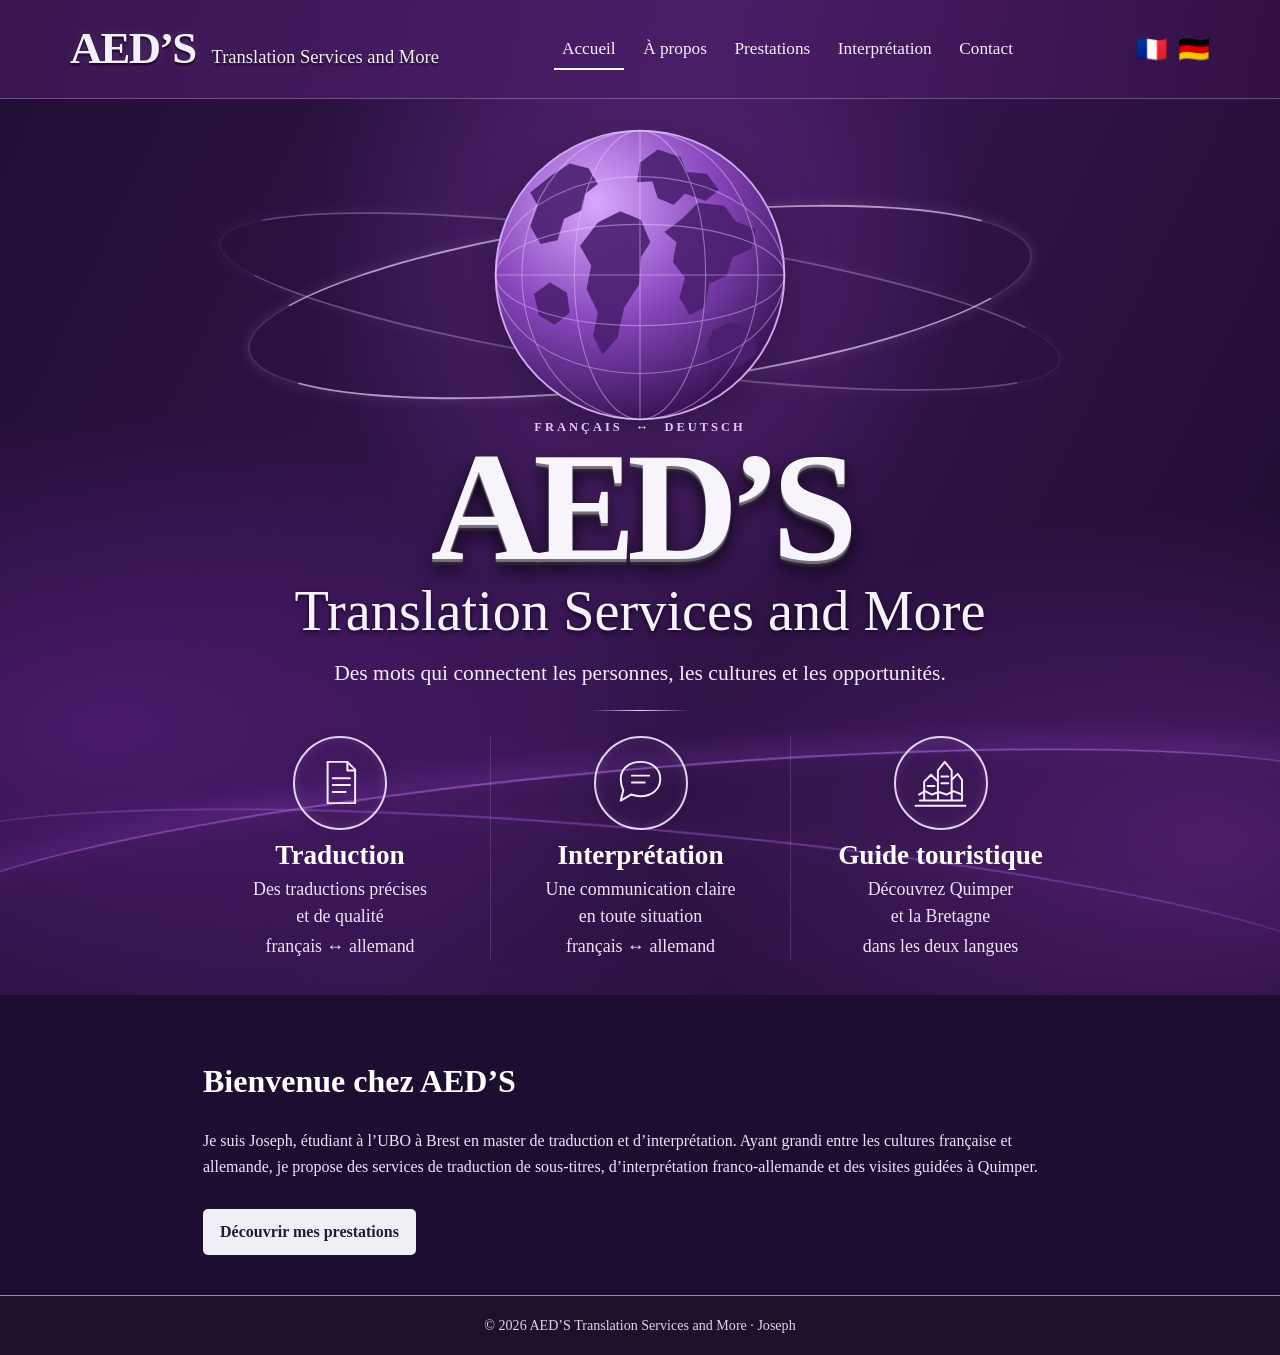
<file: index.html>
<!doctype html>
<html lang="fr">
<head>
  <meta charset="utf-8">
  <meta name="viewport" content="width=device-width, initial-scale=1">
  <meta name="theme-color" content="#28113f">
  <meta name="description" content="AED’S Translation Services and More : traduction, interprétation franco-allemande et visites guidées à Quimper.">
  <title>AED’S Translation Services and More | Accueil</title>
  <link rel="stylesheet" href="style.css">
</head>
<body class="homepage">
  <header class="home-header">
    <a class="logo" href="index.html" aria-label="AED’S, accueil">AED’S <span>Translation Services and More</span></a>
    <nav aria-label="Navigation principale">
      <a class="active" href="index.html">Accueil</a>
      <a href="about.html">À propos</a>
      <a href="services.html">Prestations</a>
      <a href="services.html#interpretation">Interprétation</a>
      <a href="contact.html">Contact</a>
    </nav>
    <div class="language-flags" aria-label="Langues proposées">
      <span title="Français" aria-label="Français">🇫🇷</span>
      <span title="Allemand" aria-label="Allemand">🇩🇪</span>
    </div>
  </header>

  <main>
    <section class="home-hero">
      <div class="hero-orbit orbit-one"></div>
      <div class="hero-orbit orbit-two"></div>
      <div class="hero-globe" aria-hidden="true">
        <div class="globe-grid"></div>
        <svg viewBox="0 0 320 320" role="presentation" aria-hidden="true">
          <defs>
            <clipPath id="globe-clip"><circle cx="160" cy="160" r="154"/></clipPath>
            <radialGradient id="globe-shade" cx="35%" cy="25%" r="80%">
              <stop offset="0%" stop-color="#d9a7ff"/>
              <stop offset="52%" stop-color="#8745bb"/>
              <stop offset="100%" stop-color="#32104f"/>
            </radialGradient>
          </defs>
          <circle cx="160" cy="160" r="154" fill="url(#globe-shade)" stroke="#cfa8ed" stroke-width="2"/>
          <g clip-path="url(#globe-clip)" fill="#4b206f" opacity=".9">
            <path d="M65 54l20-13 20 5 10 17-13 10-4 18-19 9-7 23-18 4-11-19 8-22-8-14z"/>
            <path d="M115 104l24-12 22 9 10 24-10 16-2 29-16 25-7 32-16 18-10-20 5-25-12-25 5-25-12-21z"/>
            <path d="M160 40l19-14 24 8 7 16 21 2 13 17-14 12-22-8-12 12-17-7-6-18-16 1z"/>
            <path d="M205 100l17-17 28 3 12 17 21 8-4 21-20 9-7 20-18 8-5 25-16 9-11-19 6-21-13-17 4-21-13-11z"/>
            <path d="M238 219l19-9 24 12 3 22-20 15-25-8-8-16z"/>
            <path d="M47 180l17-12 18 11 3 21-16 13-17-10z"/>
          </g>
          <g fill="none" stroke="#e8cfff" stroke-width="1.2" opacity=".45">
            <ellipse cx="160" cy="160" rx="70" ry="154"/>
            <ellipse cx="160" cy="160" rx="126" ry="154"/>
            <ellipse cx="160" cy="160" rx="154" ry="54"/>
            <ellipse cx="160" cy="160" rx="154" ry="105"/>
            <path d="M6 160h308M160 6v308"/>
          </g>
        </svg>
      </div>

      <div class="hero-brand">
        <p class="eyebrow">Français <span>↔</span> Deutsch</p>
        <h1>AED’S</h1>
        <p class="hero-subtitle">Translation Services and More</p>
        <p class="hero-tagline">Des mots qui connectent les personnes, les cultures et les opportunités.</p>
        <span class="hero-rule" aria-hidden="true"></span>
      </div>

      <div class="home-services" aria-label="Nos services">
        <a class="home-service" href="services.html">
          <span class="service-icon" aria-hidden="true">
            <svg viewBox="0 0 64 64"><path d="M17 8h23l9 9v39H17z"/><path d="M40 8v10h9M23 27h20M23 35h20M23 43h15"/></svg>
          </span>
          <h2>Traduction</h2>
          <p>Des traductions précises<br>et de qualité</p>
          <span class="language-pair">français ↔ allemand</span>
        </a>
        <a class="home-service" href="services.html#interpretation">
          <span class="service-icon" aria-hidden="true">
            <svg viewBox="0 0 64 64"><path d="M9 28c0-12 10-20 23-20s23 8 23 20-10 20-23 20c-4 0-8-1-11-2L9 53l3-12c-2-4-3-8-3-13z"/><path d="M22 24h20M22 32h15"/></svg>
          </span>
          <h2>Interprétation</h2>
          <p>Une communication claire<br>en toute situation</p>
          <span class="language-pair">français ↔ allemand</span>
        </a>
        <a class="home-service" href="services.html">
          <span class="service-icon" aria-hidden="true">
            <svg viewBox="0 0 64 64"><path d="M8 53h48M13 53V31l8-8 8 8v22M29 53V18l8-10 8 10v35M45 53V29l7-7 5 7v24"/><path d="M17 36h8M33 25h8M33 33h8M3 59h58M7 46l7-4 8 4 8-3 9 3 8-4 10 4"/></svg>
          </span>
          <h2>Guide touristique</h2>
          <p>Découvrez Quimper<br>et la Bretagne</p>
          <span class="language-pair">dans les deux langues</span>
        </a>
      </div>
    </section>

    <section class="section home-intro">
      <h2>Bienvenue chez AED’S</h2>
      <p>Je suis Joseph, étudiant à l’UBO à Brest en master de traduction et d’interprétation. Ayant grandi entre les cultures française et allemande, je propose des services de traduction de sous-titres, d’interprétation franco-allemande et des visites guidées à Quimper.</p>
      <a class="button" href="services.html">Découvrir mes prestations</a>
    </section>
  </main>
  <footer>© 2026 AED’S Translation Services and More · Joseph</footer>
</body>
</html>
</file>
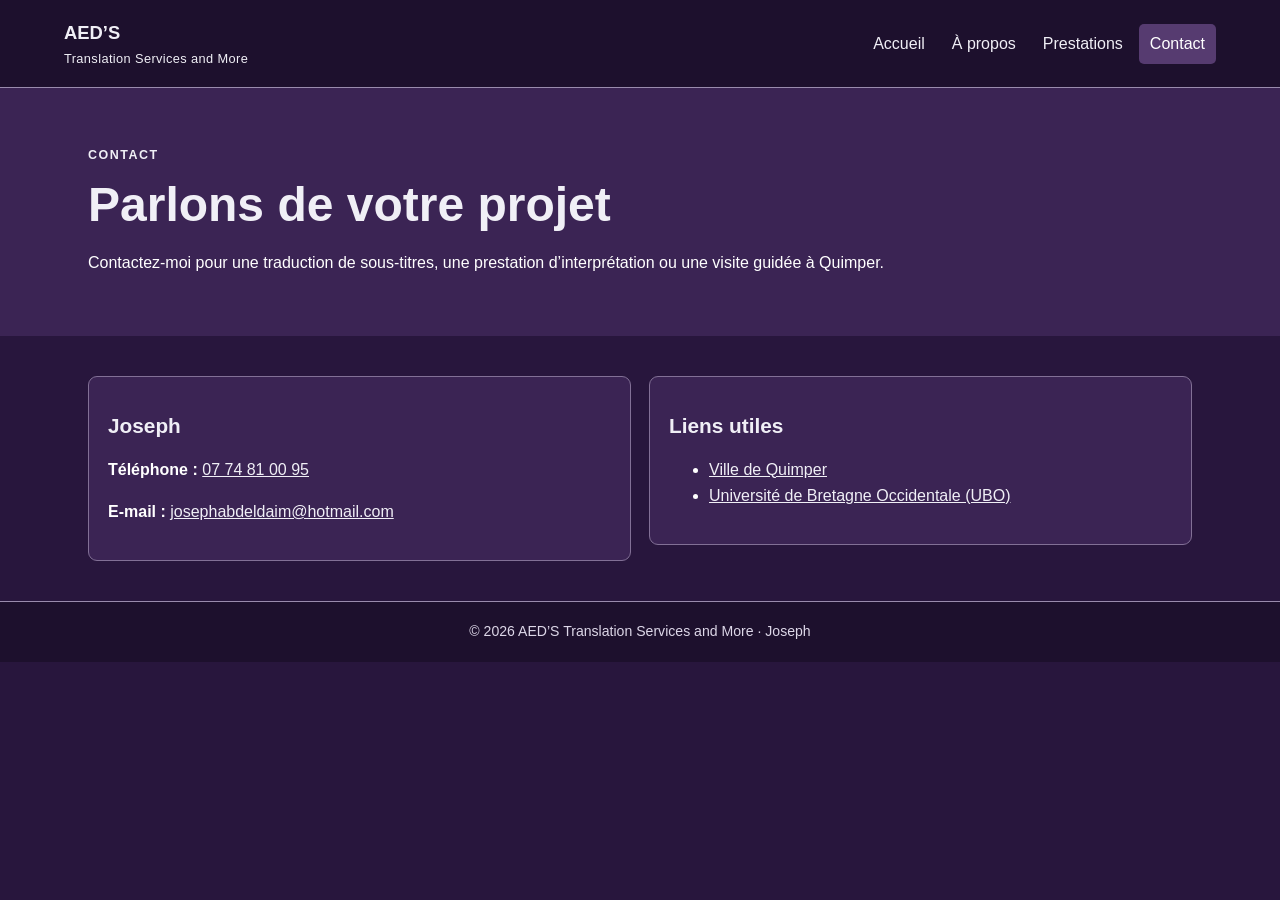
<file: contact.html>
<!doctype html>
<html lang="fr"><head><meta charset="utf-8"><meta name="viewport" content="width=device-width, initial-scale=1"><title>AED’S Translation Services and More | Contact</title><link rel="stylesheet" href="style.css"></head>
<body><header><a class="logo" href="index.html">AED’S <span>Translation Services and More</span></a><nav><a href="index.html">Accueil</a><a href="about.html">À propos</a><a href="services.html">Prestations</a><a class="active" href="contact.html">Contact</a></nav></header>
<main><section class="page-hero"><p class="eyebrow">Contact</p><h1>Parlons de votre projet</h1><p>Contactez-moi pour une traduction de sous-titres, une prestation d’interprétation ou une visite guidée à Quimper.</p></section><section class="contact-layout section"><article class="card"><h2>Joseph</h2><p><strong>Téléphone :</strong> <a href="tel:0774810095">07 74 81 00 95</a></p><p><strong>E-mail :</strong> <a href="mailto:josephabdeldaim@hotmail.com">josephabdeldaim@hotmail.com</a></p></article><article class="card"><h2>Liens utiles</h2><ul><li><a href="https://www.quimper.bzh/" target="_blank" rel="noopener noreferrer">Ville de Quimper</a></li><li><a href="https://www.univ-brest.fr/" target="_blank" rel="noopener noreferrer">Université de Bretagne Occidentale (UBO)</a></li></ul></article></section></main><footer>© 2026 AED’S Translation Services and More · Joseph</footer></body></html>
</file>
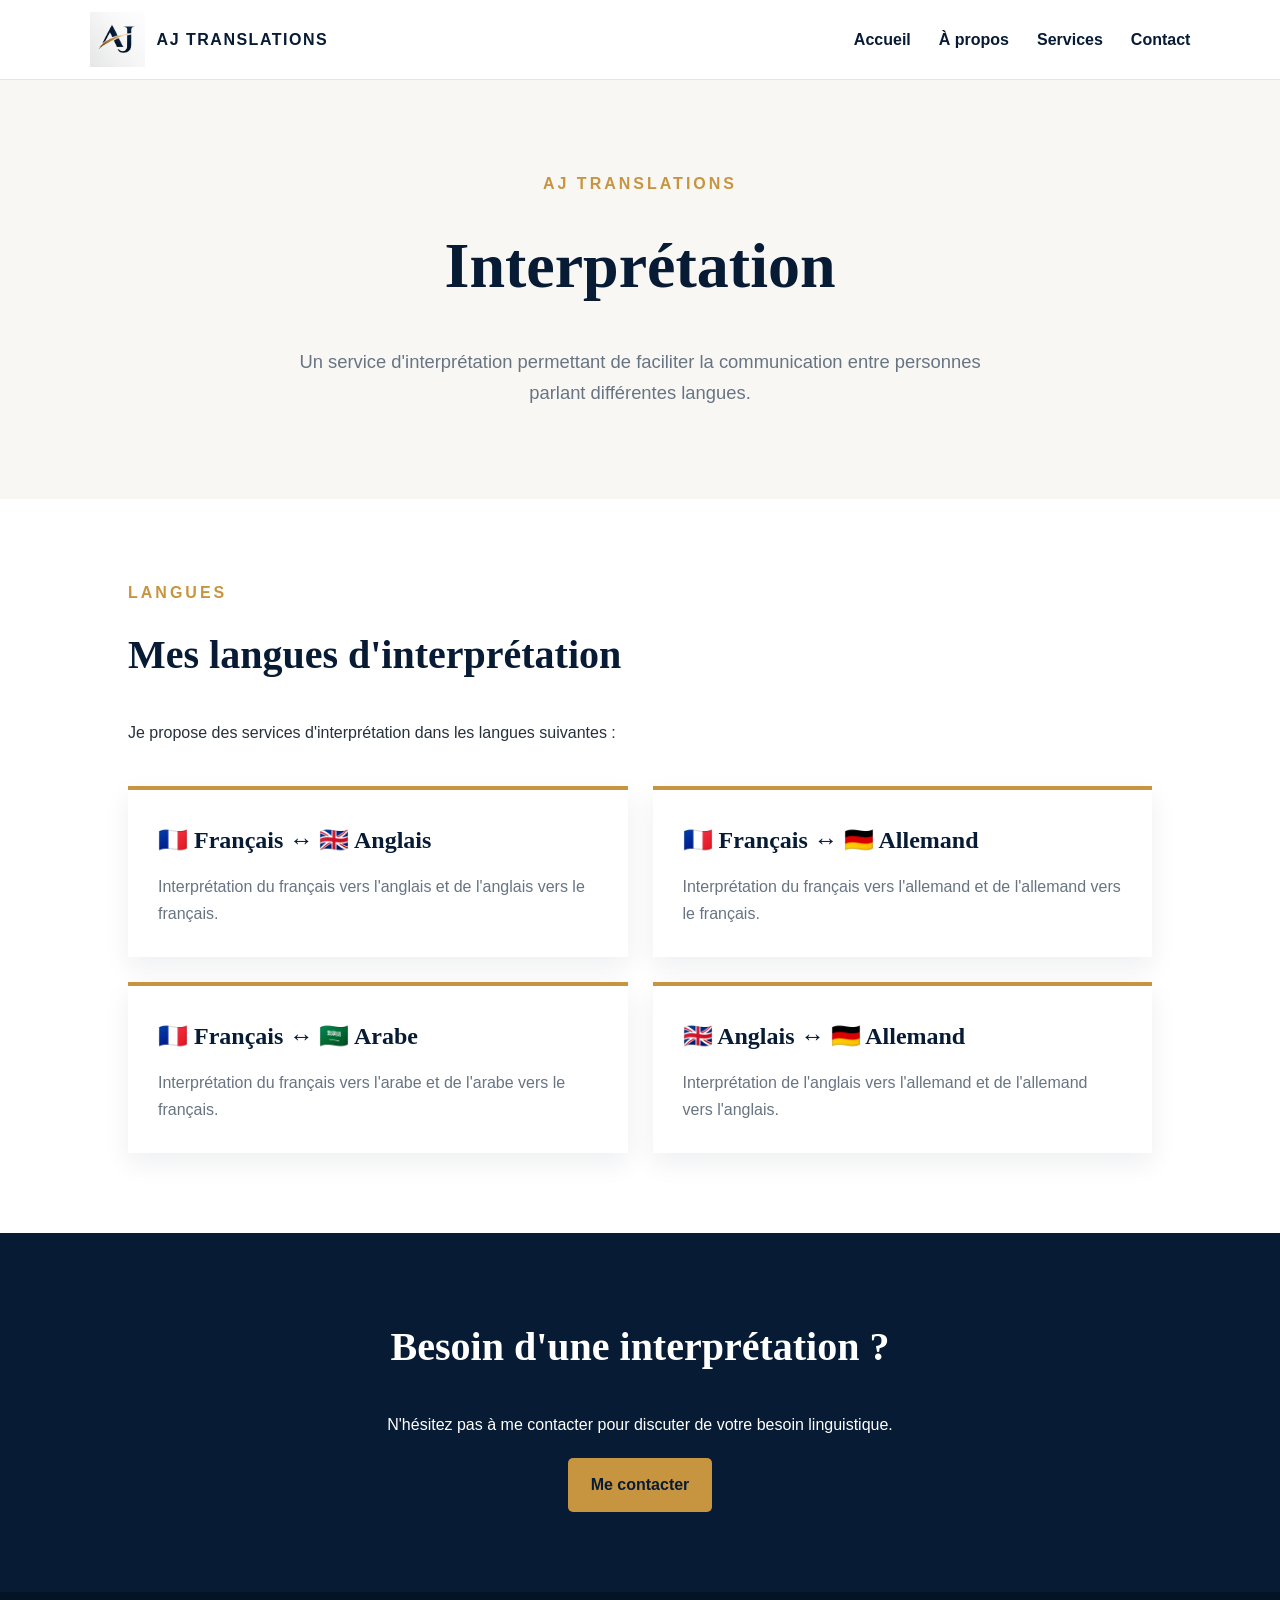
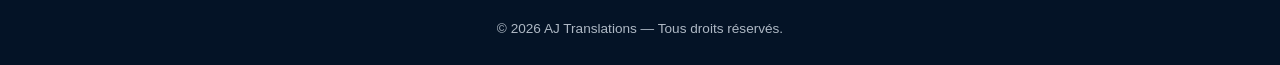
<file: interpretation.html>
<!DOCTYPE html>
<html lang="fr">

<head>
<meta charset="UTF-8">
<meta name="viewport" content="width=device-width, initial-scale=1.0">

<title>Interprétation | AJ Translations</title>

<style>

* {
    box-sizing: border-box;
    margin: 0;
    padding: 0;
}

body {
    font-family: Arial, sans-serif;
    color: #26313d;
    background: white;
    line-height: 1.7;
}

header {
    display: flex;
    justify-content: space-between;
    align-items: center;
    padding: 12px 7%;
    background: white;
    border-bottom: 1px solid #e5e5e5;
}

.logo {
    display: flex;
    align-items: center;
    gap: 12px;
    color: #071b35;
    text-decoration: none;
    font-weight: bold;
    letter-spacing: 1.5px;
}

.logo img {
    width: 55px;
    height: 55px;
    object-fit: contain;
}

nav {
    display: flex;
    gap: 28px;
}

nav a {
    color: #071b35;
    text-decoration: none;
    font-weight: bold;
}

nav a:hover {
    color: #c7953f;
}

.hero {
    background: #f8f7f4;
    padding: 90px 10%;
    text-align: center;
}

.small-title {
    color: #c7953f;
    font-weight: bold;
    letter-spacing: 3px;
    margin-bottom: 15px;
}

h1 {
    color: #071b35;
    font-family: Georgia, serif;
    font-size: 4rem;
    margin-bottom: 25px;
}

.intro {
    color: #687482;
    font-size: 1.15rem;
    max-width: 700px;
    margin: auto;
}

section {
    padding: 80px 10%;
}

h2 {
    color: #071b35;
    font-family: Georgia, serif;
    font-size: 2.5rem;
    margin-bottom: 30px;
}

.languages {
    display: grid;
    grid-template-columns: repeat(2, 1fr);
    gap: 25px;
    margin-top: 40px;
}

.language {
    background: white;
    padding: 30px;
    border-top: 4px solid #c7953f;
    box-shadow: 0 10px 25px rgba(7, 27, 53, 0.07);
}

.language h3 {
    color: #071b35;
    font-family: Georgia, serif;
    font-size: 1.5rem;
    margin-bottom: 12px;
}

.language p {
    color: #687482;
}

.contact {
    background: #071b35;
    color: white;
    text-align: center;
}

.contact h2 {
    color: white;
}

.button {
    display: inline-block;
    padding: 13px 23px;
    margin-top: 20px;
    border-radius: 5px;
    text-decoration: none;
    font-weight: bold;
    background: #c7953f;
    color: #071b35;
}

footer {
    text-align: center;
    padding: 25px;
    background: #041326;
    color: #aeb8c4;
    font-size: 0.85rem;
}

@media (max-width: 800px) {

    header {
        flex-direction: column;
        gap: 10px;
    }

    nav {
        gap: 15px;
        flex-wrap: wrap;
        justify-content: center;
    }

    h1 {
        font-size: 2.8rem;
    }

    .languages {
        grid-template-columns: 1fr;
    }
}

</style>
</head>


<body>

<header>

<a href="index.html" class="logo">
    <img src="AJlogo.png" alt="Logo AJ Translations">
    <span>AJ TRANSLATIONS</span>
</a>

<nav>
    <a href="index.html">Accueil</a>
    <a href="index.html#apropos">À propos</a>
    <a href="index.html#services">Services</a>
    <a href="index.html#contact">Contact</a>
</nav>

</header>


<main>

<section class="hero">

<p class="small-title">AJ TRANSLATIONS</p>

<h1>Interprétation</h1>

<p class="intro">
Un service d'interprétation permettant de faciliter
la communication entre personnes parlant différentes langues.
</p>

</section>


<section>

<p class="small-title">LANGUES</p>

<h2>Mes langues d'interprétation</h2>

<p>
Je propose des services d'interprétation dans les langues suivantes :
</p>


<div class="languages">

<div class="language">

<h3>🇫🇷 Français ↔ 🇬🇧 Anglais</h3>

<p>
Interprétation du français vers l'anglais
et de l'anglais vers le français.
</p>

</div>


<div class="language">

<h3>🇫🇷 Français ↔ 🇩🇪 Allemand</h3>

<p>
Interprétation du français vers l'allemand
et de l'allemand vers le français.
</p>

</div>


<div class="language">

<h3>🇫🇷 Français ↔ 🇸🇦 Arabe</h3>

<p>
Interprétation du français vers l'arabe
et de l'arabe vers le français.
</p>

</div>


<div class="language">

<h3>🇬🇧 Anglais ↔ 🇩🇪 Allemand</h3>

<p>
Interprétation de l'anglais vers l'allemand
et de l'allemand vers l'anglais.
</p>

</div>

</div>

</section>


<section class="contact">

<h2>Besoin d'une interprétation ?</h2>

<p>
N'hésitez pas à me contacter pour discuter
de votre besoin linguistique.
</p>

<a href="index.html#contact" class="button">
Me contacter
</a>

</section>

</main>


<footer>

© 2026 AJ Translations — Tous droits réservés.

</footer>

</body>
</html>
</file>
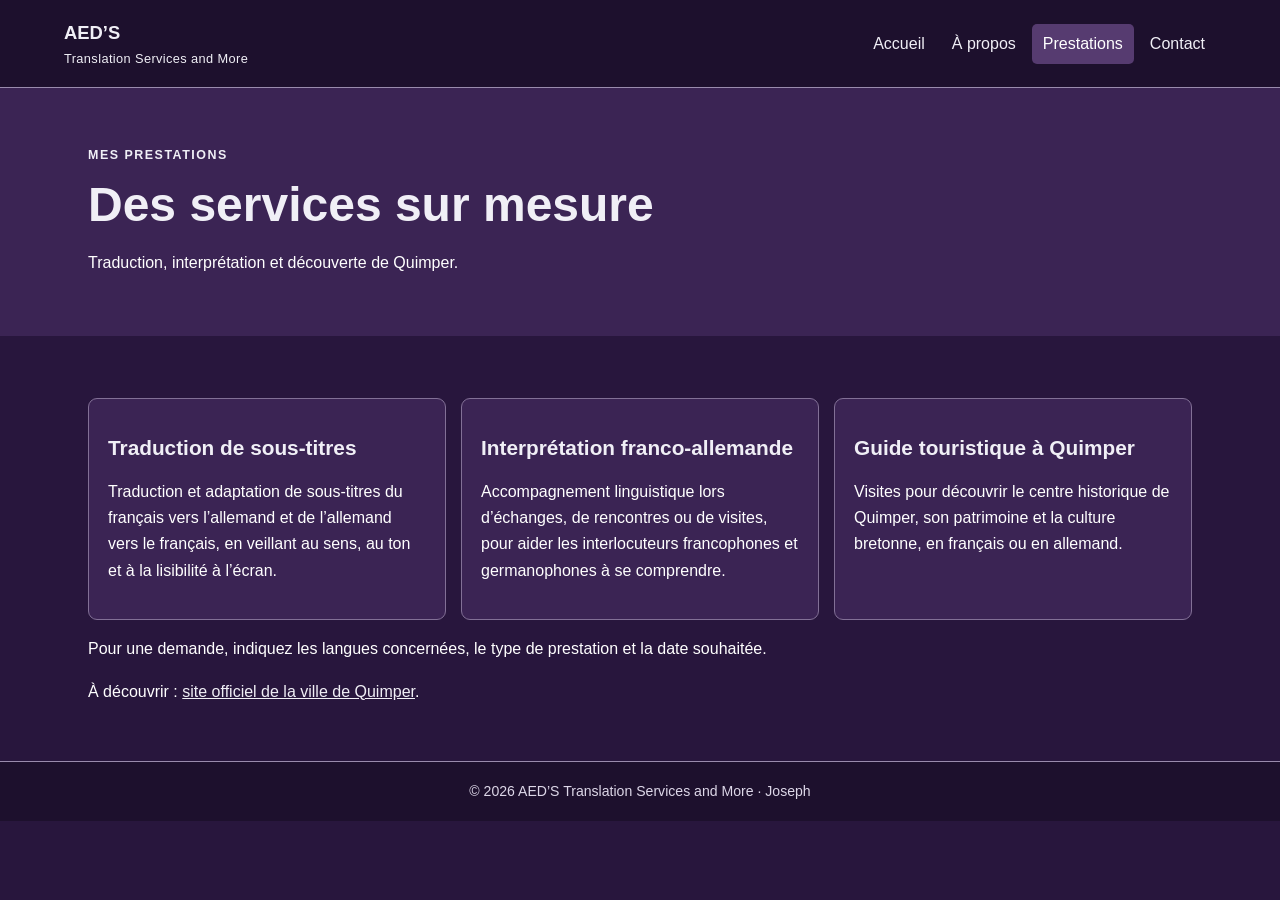
<file: services.html>
<!doctype html>
<html lang="fr"><head><meta charset="utf-8"><meta name="viewport" content="width=device-width, initial-scale=1"><title>AED’S Translation Services and More | Prestations</title><link rel="stylesheet" href="style.css"></head>
<body><header><a class="logo" href="index.html">AED’S <span>Translation Services and More</span></a><nav><a href="index.html">Accueil</a><a href="about.html">À propos</a><a class="active" href="services.html">Prestations</a><a href="contact.html">Contact</a></nav></header>
<main><section class="page-hero"><p class="eyebrow">Mes prestations</p><h1>Des services sur mesure</h1><p>Traduction, interprétation et découverte de Quimper.</p></section><section class="section"><div class="cards"><article class="card"><h2>Traduction de sous-titres</h2><p>Traduction et adaptation de sous-titres du français vers l’allemand et de l’allemand vers le français, en veillant au sens, au ton et à la lisibilité à l’écran.</p></article><article class="card"><h2>Interprétation franco-allemande</h2><p>Accompagnement linguistique lors d’échanges, de rencontres ou de visites, pour aider les interlocuteurs francophones et germanophones à se comprendre.</p></article><article class="card"><h2>Guide touristique à Quimper</h2><p>Visites pour découvrir le centre historique de Quimper, son patrimoine et la culture bretonne, en français ou en allemand.</p></article></div><p>Pour une demande, indiquez les langues concernées, le type de prestation et la date souhaitée.</p><p>À découvrir : <a href="https://www.quimper.bzh/" target="_blank" rel="noopener noreferrer">site officiel de la ville de Quimper</a>.</p></section></main><footer>© 2026 AED’S Translation Services and More · Joseph</footer></body></html>
</file>
<file: style.css>
/* Design simple : fond violet et écriture argent clair */
:root{--violet:#28163d;--violet2:#3b2454;--violet3:#563b70;--argent:#f0eff6;--argent2:#ddd7e8;--texte:#fff}
*{box-sizing:border-box}body{margin:0;font-family:Arial,Helvetica,sans-serif;line-height:1.65;background:var(--violet);color:var(--texte)}a{color:var(--argent)}a:hover{color:#fff}
header{display:flex;justify-content:space-between;align-items:center;gap:20px;padding:18px clamp(18px,5vw,64px);background:#1d102d;border-bottom:1px solid #9a8bad;flex-wrap:wrap}
.logo{font-size:1.15rem;font-weight:bold;text-decoration:none;color:var(--argent)}.logo span{display:block;font-size:.8rem;font-weight:normal;letter-spacing:.03em}
nav{display:flex;gap:5px;flex-wrap:wrap}nav a{text-decoration:none;color:var(--argent);padding:7px 11px;border-radius:5px}nav a:hover,nav a.active{background:var(--violet3);color:#fff}
.hero{display:block;max-width:1100px;margin:0 auto;padding:50px clamp(18px,7vw,88px);background:var(--violet2)}.hero h1,.page-hero h1{color:var(--argent);font-size:clamp(2rem,4.5vw,3.4rem);line-height:1.12;margin:8px 0 18px}.hero img,.split img{width:100%;display:block;object-fit:cover;border-radius:9px}.hero img{max-height:380px}.eyebrow{color:var(--argent);text-transform:uppercase;letter-spacing:.12em;font-size:.78rem;font-weight:bold}
.button{display:inline-block;margin-top:12px;padding:10px 17px;background:var(--argent);color:var(--violet);border-radius:5px;text-decoration:none;font-weight:bold}.button:hover{background:#fff;color:var(--violet)}
.section{padding:40px clamp(18px,7vw,88px)}h2,h3{color:var(--argent);line-height:1.25}h2{font-size:clamp(1.4rem,2.7vw,2rem)}
.cards{display:grid;grid-template-columns:repeat(3,1fr);gap:15px;margin-top:22px}.card{background:var(--violet2);border:1px solid #827096;border-radius:9px;padding:19px}.card h3{margin-top:0}.card h2{font-size:1.3rem}
.page-hero{padding:44px clamp(18px,7vw,88px);background:var(--violet2)}.page-hero h1{font-size:clamp(2rem,4vw,3rem)}.split{display:grid;grid-template-columns:1fr 1fr;gap:30px;align-items:center}.split img{max-height:360px}.contact-layout{display:grid;grid-template-columns:1fr 1fr;gap:18px;align-items:start}
footer{padding:18px;text-align:center;background:#1d102d;border-top:1px solid #9a8bad;color:var(--argent2);font-size:.88rem}
@media(max-width:760px){.hero,.split,.contact-layout,.cards{grid-template-columns:1fr}header{align-items:flex-start}nav{width:100%}}


/* --- Accueil AED'S : styles isolés pour ne pas modifier les autres pages --- */
body.homepage {
  --home-purple: #1d0d30;
  --home-purple-mid: #35144f;
  --home-purple-light: #6d3690;
  margin: 0;
  background: #1d0d30;
  color: #f8f4ff;
  font-family: Georgia, "Times New Roman", serif;
}
.homepage .home-header {
  position: relative;
  z-index: 5;
  display: flex;
  align-items: center;
  justify-content: space-between;
  gap: 18px;
  padding: 12px clamp(18px, 5.8vw, 70px);
  background: linear-gradient(100deg, #38154f, #4b1e68 55%, #321044);
  border-bottom: 1px solid rgba(224, 192, 255, .32);
}
.homepage .logo {
  display: flex;
  align-items: baseline;
  gap: 16px;
  flex-shrink: 0;
  color: #f4f0fa;
  font-family: Georgia, "Times New Roman", serif;
  font-size: clamp(1.8rem, 3.5vw, 3.1rem);
  letter-spacing: -.04em;
  font-weight: 700;
  text-shadow: 0 2px 2px #110719, 0 0 12px rgba(255,255,255,.12);
}
.homepage .logo span {
  display: inline;
  font-size: clamp(.75rem, 1.45vw, 1.25rem);
  letter-spacing: 0;
  white-space: nowrap;
}
.homepage .home-header nav {
  display: flex;
  align-items: center;
  justify-content: center;
  gap: clamp(2px, .9vw, 15px);
}
.homepage .home-header nav a {
  padding: 7px 8px;
  border-radius: 0;
  color: #f6efff;
  font-size: clamp(.8rem, 1.35vw, 1.1rem);
  white-space: nowrap;
  text-decoration: none;
  background: transparent;
}
.homepage .home-header nav a:hover,
.homepage .home-header nav a.active {
  background: transparent;
  box-shadow: inset 0 -2px #fff;
}
.homepage .language-flags {
  display: flex;
  gap: 10px;
  font-family: sans-serif;
  font-size: clamp(1.25rem, 2vw, 1.75rem);
  white-space: nowrap;
}
.homepage .home-hero {
  min-height: 690px;
  position: relative;
  isolation: isolate;
  overflow: hidden;
  padding: 26px 22px 34px;
  text-align: center;
  background:
    radial-gradient(ellipse at 50% 15%, rgba(117, 52, 157, .55), transparent 37%),
    radial-gradient(ellipse at 8% 70%, rgba(102, 35, 143, .52), transparent 35%),
    radial-gradient(ellipse at 95% 83%, rgba(115, 43, 153, .55), transparent 32%),
    linear-gradient(115deg, #210e36 0%, #35154e 48%, #1c0b2d 100%);
}
.homepage .home-hero::before,
.homepage .home-hero::after {
  content: "";
  position: absolute;
  z-index: -1;
  left: -8%;
  width: 116%;
  height: 190px;
  border-top: 2px solid rgba(201, 126, 255, .5);
  border-radius: 50%;
  transform: rotate(-5deg);
  filter: drop-shadow(0 0 10px rgba(188, 93, 255, .55));
}
.homepage .home-hero::before { bottom: 35px; box-shadow: 0 -14px 24px rgba(142, 63, 197, .14); }
.homepage .home-hero::after { bottom: -25px; transform: rotate(5deg); border-color: rgba(165, 91, 220, .48); }
.homepage .hero-orbit {
  position: absolute;
  z-index: -1;
  top: 118px;
  left: 50%;
  width: min(66vw, 790px);
  height: 170px;
  border: 2px solid rgba(229, 211, 247, .7);
  border-left-color: rgba(229, 211, 247, .15);
  border-right-color: rgba(229, 211, 247, .15);
  border-radius: 50%;
  transform: translateX(-50%) rotate(-7deg);
  box-shadow: 0 0 15px rgba(226, 189, 255, .15);
}
.homepage .orbit-two {
  top: 135px;
  transform: translateX(-50%) rotate(8deg);
  width: min(72vw, 850px);
  height: 135px;
  opacity: .45;
}
.homepage .hero-globe {
  position: relative;
  width: clamp(170px, 24vw, 300px);
  aspect-ratio: 1;
  margin: 0 auto -8px;
  border-radius: 50%;
  filter: drop-shadow(0 12px 24px rgba(0,0,0,.32));
}
.homepage .hero-globe svg { display: block; width: 100%; height: 100%; }
.homepage .globe-grid { display: none; }
.homepage .hero-brand { position: relative; z-index: 2; margin-top: -8px; }
.homepage .hero-brand .eyebrow {
  margin: 0 0 2px;
  color: #e4c6ff;
  font-size: .78rem;
  letter-spacing: .24em;
  text-transform: uppercase;
}
.homepage .hero-brand .eyebrow span { padding: 0 7px; color: #fff; }
.homepage .hero-brand h1 {
  margin: -8px 0 -13px;
  color: #f7f5fb;
  font-family: Georgia, "Times New Roman", serif;
  font-size: clamp(5rem, 12vw, 10.2rem);
  font-weight: 700;
  line-height: .98;
  letter-spacing: -.055em;
  text-shadow: 0 3px 1px #77717e, 0 6px 0 #2a2032, 0 10px 18px rgba(0,0,0,.8);
}
.homepage .hero-subtitle {
  margin: 12px 0 4px;
  color: #f7f2ff;
  font-size: clamp(1.7rem, 4.4vw, 3.6rem);
  line-height: 1.1;
  text-shadow: 0 2px 5px rgba(0,0,0,.7);
}
.homepage .hero-tagline {
  margin: 13px 0 0;
  color: #f4eafa;
  font-size: clamp(.95rem, 1.8vw, 1.35rem);
}
.homepage .hero-rule {
  display: block;
  width: 100px;
  height: 1px;
  margin: 18px auto 25px;
  background: linear-gradient(90deg, transparent, #ead6ff, transparent);
}
.homepage .home-services {
  position: relative;
  z-index: 2;
  display: grid;
  grid-template-columns: repeat(3, minmax(0, 1fr));
  max-width: 900px;
  margin: 0 auto;
}
.homepage .home-service {
  display: block;
  padding: 0 20px;
  color: #f5efff;
  text-decoration: none;
}
.homepage .home-service + .home-service { border-left: 1px solid rgba(223, 195, 247, .18); }
.homepage .service-icon {
  display: flex;
  align-items: center;
  justify-content: center;
  width: 94px;
  height: 94px;
  margin: 0 auto 8px;
  border: 2px solid rgba(241, 231, 255, .9);
  border-radius: 50%;
  box-shadow: inset 0 0 12px rgba(227, 197, 255, .12), 0 0 10px rgba(0,0,0,.15);
}
.homepage .service-icon svg {
  width: 55px;
  height: 55px;
  fill: none;
  stroke: #f4efff;
  stroke-width: 2.3;
  stroke-linecap: round;
  stroke-linejoin: round;
}
.homepage .home-service h2 {
  margin: 3px 0 4px;
  color: #fff;
  font-size: clamp(1.15rem, 2.2vw, 1.7rem);
}
.homepage .home-service p,
.homepage .language-pair {
  margin: 0;
  color: #eee3f8;
  font-size: clamp(.88rem, 1.45vw, 1.12rem);
  line-height: 1.55;
}
.homepage .language-pair { display: inline-block; margin-top: 2px; }
.homepage .home-service:hover .service-icon { background: rgba(221, 185, 255, .12); box-shadow: 0 0 20px rgba(205, 142, 255, .3); }
.homepage .home-intro { max-width: 1050px; margin: 0 auto; color: #eee3f8; }
.homepage .home-intro h2 { color: #fff; }
.homepage footer { position: relative; z-index: 2; }
@media (min-width: 1400px) {
  .homepage .home-hero { min-height: 790px; padding-top: 30px; }
  .homepage .hero-globe { width: 310px; }
}
@media (max-width: 1000px) {
  .homepage .home-header { flex-wrap: wrap; justify-content: center; }
  .homepage .home-header .logo { margin-right: auto; }
  .homepage .home-header nav { order: 3; width: 100%; }
  .homepage .language-flags { margin-left: auto; }
  .homepage .home-hero { min-height: 0; }
}
@media (max-width: 650px) {
  .homepage .home-header { padding: 13px 16px; gap: 9px; }
  .homepage .home-header .logo { display: block; width: calc(100% - 80px); font-size: 2rem; }
  .homepage .logo span { display: block; margin-top: -2px; font-size: .75rem; }
  .homepage .home-header nav { justify-content: flex-start; gap: 0; overflow-x: auto; }
  .homepage .home-header nav a { padding: 7px 8px; font-size: .82rem; }
  .homepage .home-hero { padding: 22px 14px 28px; }
  .homepage .hero-orbit { top: 100px; width: 95vw; height: 110px; }
  .homepage .orbit-two { top: 115px; width: 100vw; height: 100px; }
  .homepage .hero-globe { width: 180px; }
  .homepage .hero-brand h1 { font-size: clamp(4.8rem, 19vw, 7rem); margin-top: -3px; }
  .homepage .hero-subtitle { font-size: clamp(1.65rem, 7vw, 2.5rem); }
  .homepage .hero-tagline { max-width: 340px; margin: 12px auto 0; }
  .homepage .home-services { grid-template-columns: 1fr; gap: 22px; max-width: 370px; }
  .homepage .home-service { padding: 0 8px 20px; }
  .homepage .home-service + .home-service { border-left: 0; border-top: 1px solid rgba(223, 195, 247, .18); padding-top: 22px; }
  .homepage .service-icon { width: 78px; height: 78px; }
  .homepage .service-icon svg { width: 46px; height: 46px; }
  .homepage .home-service h2 { font-size: 1.35rem; }
  .homepage .home-service p, .homepage .language-pair { font-size: 1rem; }
}
</file>
